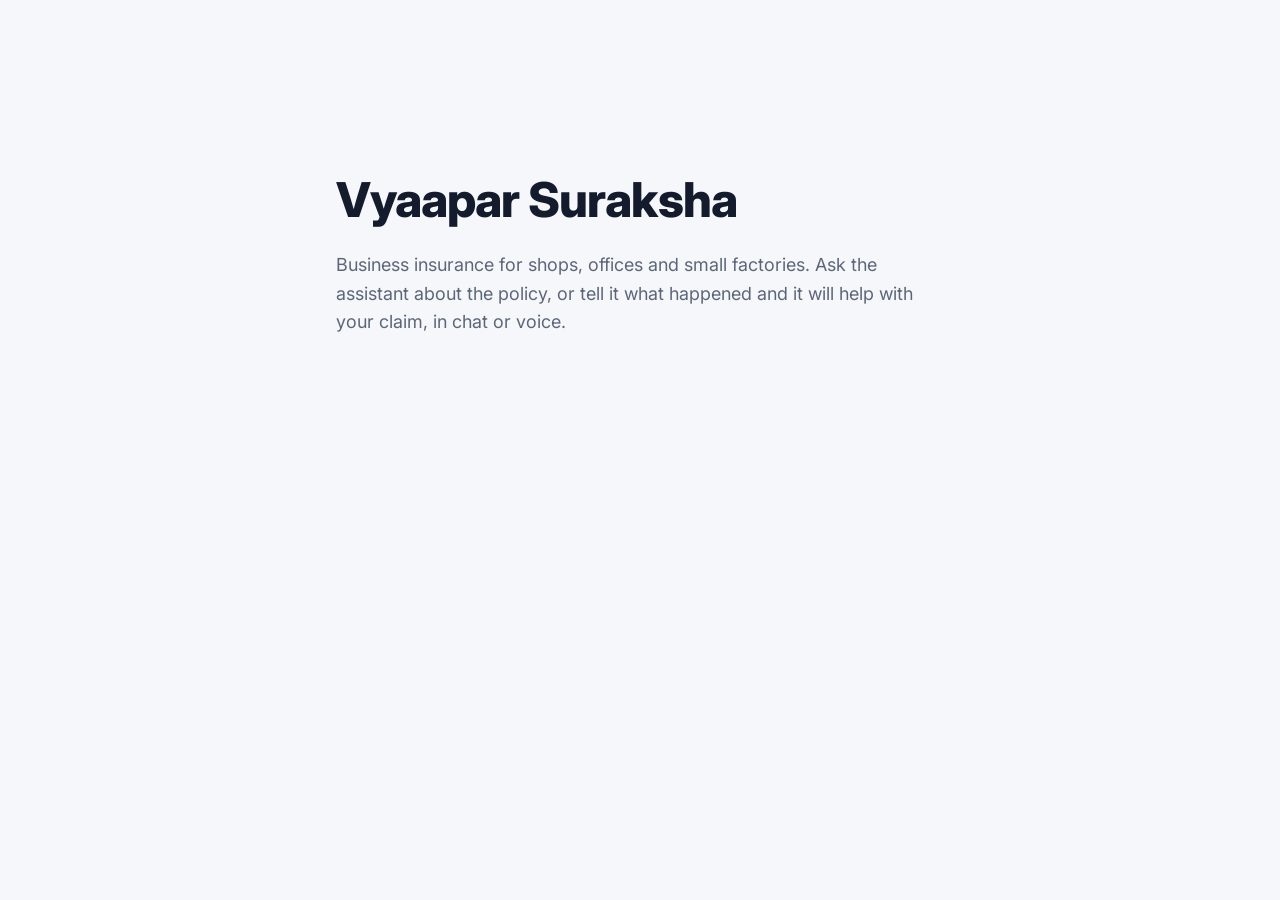
<file: demo-page/public/index.html>
<!doctype html>
<html lang="en">
<head>
  <meta charset="utf-8">
  <meta name="viewport" content="width=device-width, initial-scale=1">
  <title>Vyaapar Suraksha</title>
  <link rel="preconnect" href="https://fonts.googleapis.com">
  <link rel="stylesheet" href="https://fonts.googleapis.com/css2?family=Inter:wght@400;600;800&display=swap">
  <link rel="stylesheet" href="styles.css">
</head>
<body>
  <main>
    <h1>Vyaapar Suraksha</h1>
    <p>Business insurance for shops, offices and small factories. Ask the assistant about the policy, or tell it what happened and it will help with your claim, in chat or voice.</p>
  </main>

  <script src="app.js"></script>
  <script
    src="https://hdfc-ergo-demo-api.perfox.ai/widget/v1/widget.js"
    data-site="sa_site_live_NTC5WN27HTABGJTEVG4K0SKD5N24BMP9"
    defer></script>
</body>
</html>
</file>
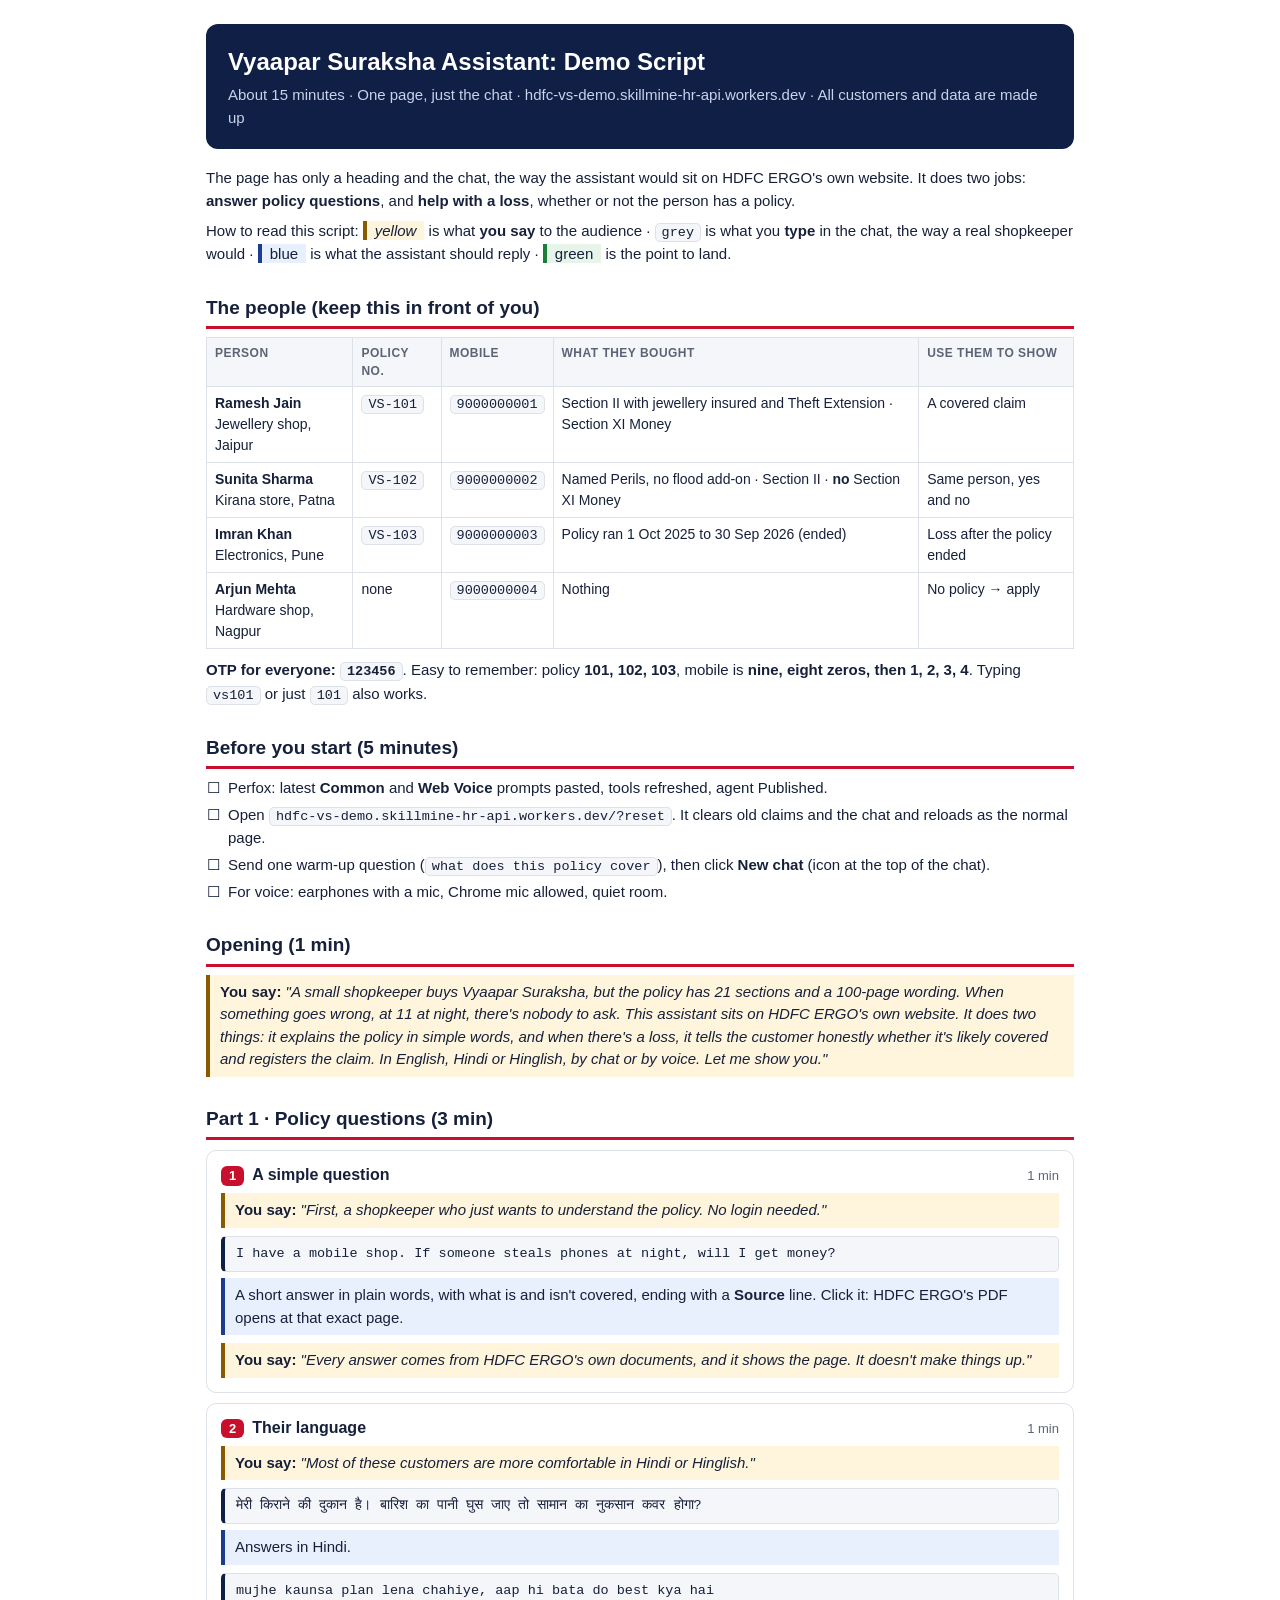
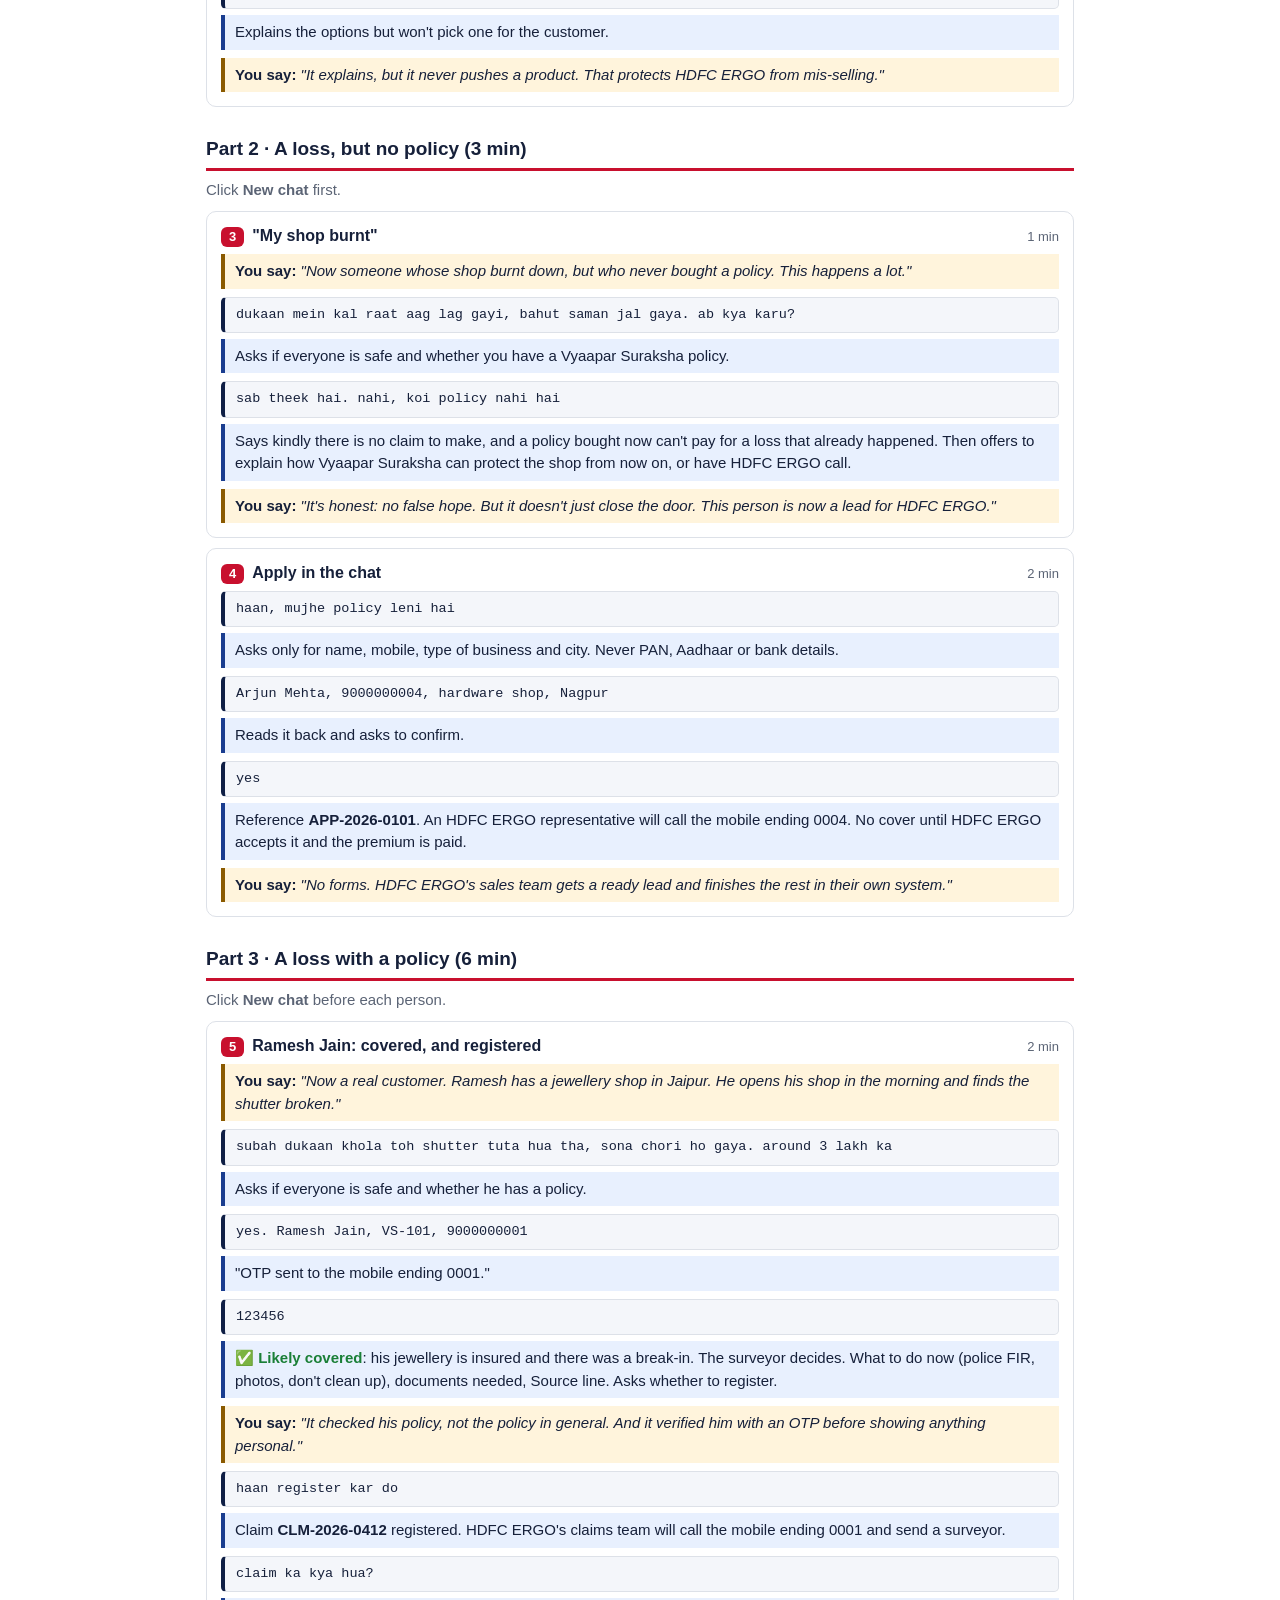
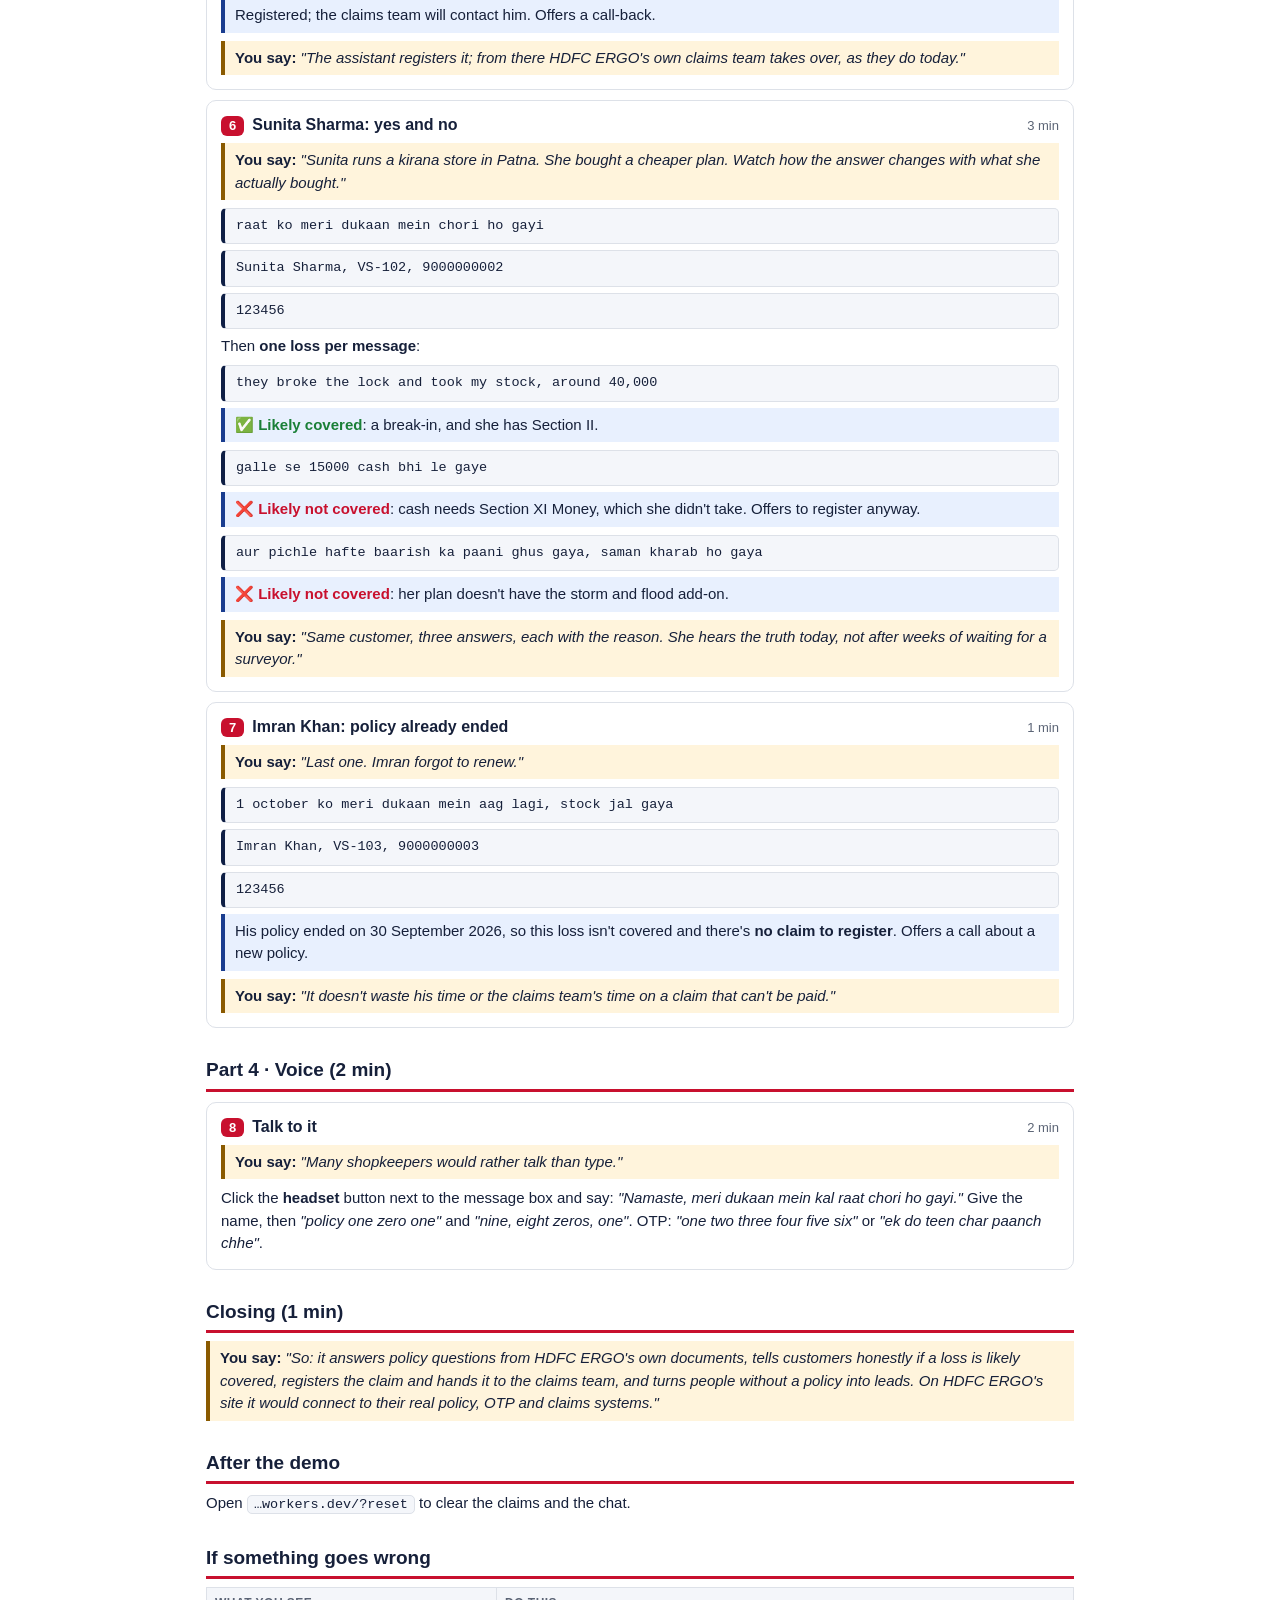
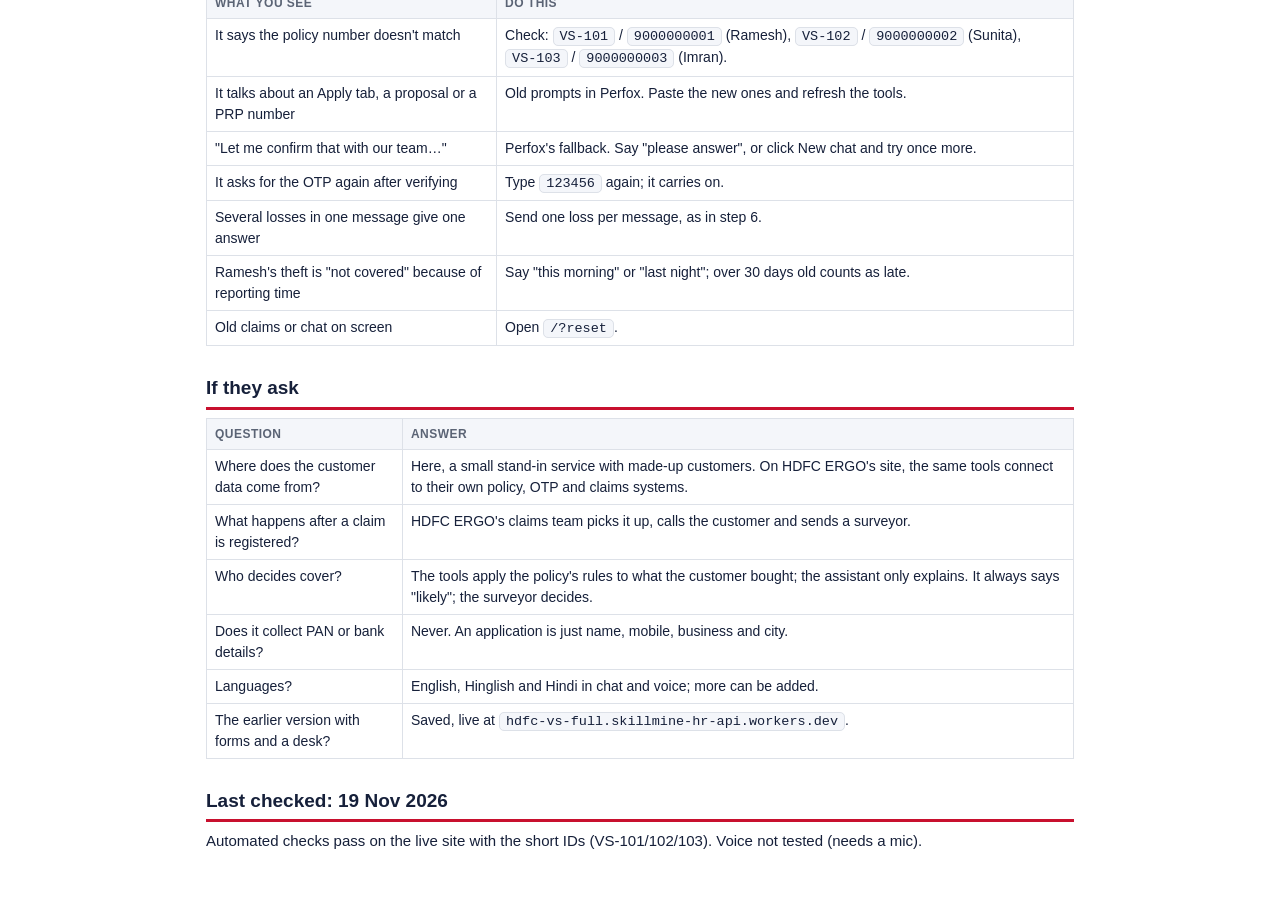
<file: docs/demo-guide.html>
<!doctype html>
<html lang="en">
<head>
<meta charset="utf-8">
<meta name="viewport" content="width=device-width, initial-scale=1">
<title>Vyaapar Suraksha Demo Script</title>
<style>
  @page { size: A4; margin: 12mm; }
  :root { --ink:#16203a; --muted:#5b6475; --line:#dde1e8; --navy:#0f1f45; --red:#c8102e; --soft:#f4f6fa; --green:#1a7f37; --gbg:#e6f4ea; --amber:#8a5a00; --abg:#fff4dc; --blue:#1a3d8f; --bbg:#e8f0fe; }
  * { box-sizing: border-box; }
  body { font: 15px/1.5 "Segoe UI", "Nirmala UI", Arial, sans-serif; color: var(--ink); background: #fff; margin: 0; }
  .wrap { max-width: 900px; margin: 0 auto; padding: 24px 16px 48px; }
  header { background: var(--navy); color: #fff; border-radius: 12px; padding: 20px 22px; margin-bottom: 18px; }
  header h1 { margin: 0 0 4px; font-size: 24px; }
  header p { margin: 0; color: #c9d3ea; }
  h2 { font-size: 19px; margin: 28px 0 8px; padding-bottom: 4px; border-bottom: 3px solid var(--red); break-after: avoid; }
  p { margin: 0 0 8px; }
  ul, ol { margin: 0 0 8px; padding-left: 22px; }
  li { margin-bottom: 4px; }
  table { width: 100%; border-collapse: collapse; margin: 4px 0 10px; font-size: 14px; }
  th, td { border: 1px solid var(--line); padding: 6px 8px; text-align: left; vertical-align: top; }
  th { background: var(--soft); font-size: 12px; text-transform: uppercase; letter-spacing: .04em; color: var(--muted); }
  tr { break-inside: avoid; }
  code { font-family: Consolas, monospace; font-size: 13.5px; background: var(--soft); border: 1px solid var(--line); border-radius: 5px; padding: 1px 6px; white-space: nowrap; }
  .say { display: block; margin: 4px 0 6px; padding: 7px 11px; font-family: Consolas, monospace; font-size: 13.5px; background: var(--soft); border: 1px solid var(--line); border-left: 4px solid var(--navy); border-radius: 5px; white-space: pre-wrap; }
  .muted { color: var(--muted); }
  .step { border: 1px solid var(--line); border-radius: 10px; padding: 12px 14px 6px; margin: 10px 0; break-inside: avoid; }
  .step h3 { margin: 0 0 6px; font-size: 16px; display: flex; gap: 8px; align-items: baseline; flex-wrap: wrap; }
  .step h3 .n { background: var(--red); color: #fff; border-radius: 6px; padding: 0 8px; font-size: 13px; }
  .step h3 .tab { background: var(--bbg); color: var(--blue); border-radius: 6px; padding: 0 8px; font-size: 12px; font-weight: 600; }
  .step h3 .time { margin-left: auto; font-weight: 400; color: var(--muted); font-size: 13px; }
  .expect { border-left: 4px solid var(--blue); background: var(--bbg); padding: 6px 10px; margin: 6px 0 8px; }
  .point { border-left: 4px solid var(--green); background: var(--gbg); padding: 6px 10px; margin: 6px 0 8px; }
  .note { border-left: 4px solid var(--amber); background: var(--abg); padding: 6px 10px; margin: 6px 0 8px; }
  .yes { color: var(--green); font-weight: 600; }
  .no { color: var(--red); font-weight: 600; }
  .tell { border-left: 4px solid var(--amber); background: var(--abg); padding: 6px 10px; margin: 6px 0 8px; font-style: italic; }
  .tell b.who { font-style: normal; }
  .check li { list-style: "☐  "; }
  @media print { .wrap { padding: 0; } header { -webkit-print-color-adjust: exact; print-color-adjust: exact; } body { font-size: 13px; } }
</style>
</head>
<body>
<div class="wrap">

<header>
  <h1>Vyaapar Suraksha Assistant: Demo Script</h1>
  <p>About 15 minutes · One page, just the chat · hdfc-vs-demo.skillmine-hr-api.workers.dev · All customers and data are made up</p>
</header>

<p>The page has only a heading and the chat, the way the assistant would sit on HDFC ERGO's own website. It does two jobs: <b>answer policy questions</b>, and <b>help with a loss</b>, whether or not the person has a policy.</p>
<p>How to read this script: <span class="tell" style="display:inline;padding:1px 8px">yellow</span> is what <b>you say</b> to the audience · <code>grey</code> is what you <b>type</b> in the chat, the way a real shopkeeper would · <span class="expect" style="display:inline;padding:1px 8px">blue</span> is what the assistant should reply · <span class="point" style="display:inline;padding:1px 8px">green</span> is the point to land.</p>

<h2>The people (keep this in front of you)</h2>
<table>
  <tr><th>Person</th><th>Policy no.</th><th>Mobile</th><th>What they bought</th><th>Use them to show</th></tr>
  <tr><td><b>Ramesh Jain</b><br>Jewellery shop, Jaipur</td><td><code>VS-101</code></td><td><code>9000000001</code></td><td>Section II with jewellery insured and Theft Extension · Section XI Money</td><td>A covered claim</td></tr>
  <tr><td><b>Sunita Sharma</b><br>Kirana store, Patna</td><td><code>VS-102</code></td><td><code>9000000002</code></td><td>Named Perils, no flood add-on · Section II · <b>no</b> Section XI Money</td><td>Same person, yes and no</td></tr>
  <tr><td><b>Imran Khan</b><br>Electronics, Pune</td><td><code>VS-103</code></td><td><code>9000000003</code></td><td>Policy ran 1 Oct 2025 to 30 Sep 2026 (ended)</td><td>Loss after the policy ended</td></tr>
  <tr><td><b>Arjun Mehta</b><br>Hardware shop, Nagpur</td><td>none</td><td><code>9000000004</code></td><td>Nothing</td><td>No policy → apply</td></tr>
</table>
<p><b>OTP for everyone: <code>123456</code></b>. Easy to remember: policy <b>101, 102, 103</b>, mobile is <b>nine, eight zeros, then 1, 2, 3, 4</b>. Typing <code>vs101</code> or just <code>101</code> also works.</p>

<h2>Before you start (5 minutes)</h2>
<ul class="check">
  <li>Perfox: latest <b>Common</b> and <b>Web Voice</b> prompts pasted, tools refreshed, agent Published.</li>
  <li>Open <code>hdfc-vs-demo.skillmine-hr-api.workers.dev/?reset</code>. It clears old claims and the chat and reloads as the normal page.</li>
  <li>Send one warm-up question (<code>what does this policy cover</code>), then click <b>New chat</b> (icon at the top of the chat).</li>
  <li>For voice: earphones with a mic, Chrome mic allowed, quiet room.</li>
</ul>

<h2>Opening (1 min)</h2>
<p class="tell"><b class="who">You say:</b> "A small shopkeeper buys Vyaapar Suraksha, but the policy has 21 sections and a 100-page wording. When something goes wrong, at 11 at night, there's nobody to ask. This assistant sits on HDFC ERGO's own website. It does two things: it explains the policy in simple words, and when there's a loss, it tells the customer honestly whether it's likely covered and registers the claim. In English, Hindi or Hinglish, by chat or by voice. Let me show you."</p>

<h2>Part 1 · Policy questions (3 min)</h2>

<div class="step">
  <h3><span class="n">1</span> A simple question <span class="time">1 min</span></h3>
  <p class="tell"><b class="who">You say:</b> "First, a shopkeeper who just wants to understand the policy. No login needed."</p>
  <span class="say">I have a mobile shop. If someone steals phones at night, will I get money?</span>
  <div class="expect">A short answer in plain words, with what is and isn't covered, ending with a <b>Source</b> line. Click it: HDFC ERGO's PDF opens at that exact page.</div>
  <p class="tell"><b class="who">You say:</b> "Every answer comes from HDFC ERGO's own documents, and it shows the page. It doesn't make things up."</p>
</div>

<div class="step">
  <h3><span class="n">2</span> Their language <span class="time">1 min</span></h3>
  <p class="tell"><b class="who">You say:</b> "Most of these customers are more comfortable in Hindi or Hinglish."</p>
  <span class="say">मेरी किराने की दुकान है। बारिश का पानी घुस जाए तो सामान का नुकसान कवर होगा?</span>
  <div class="expect">Answers in Hindi.</div>
  <span class="say">mujhe kaunsa plan lena chahiye, aap hi bata do best kya hai</span>
  <div class="expect">Explains the options but won't pick one for the customer.</div>
  <p class="tell"><b class="who">You say:</b> "It explains, but it never pushes a product. That protects HDFC ERGO from mis-selling."</p>
</div>

<h2>Part 2 · A loss, but no policy (3 min)</h2>
<p class="muted">Click <b>New chat</b> first.</p>

<div class="step">
  <h3><span class="n">3</span> "My shop burnt" <span class="time">1 min</span></h3>
  <p class="tell"><b class="who">You say:</b> "Now someone whose shop burnt down, but who never bought a policy. This happens a lot."</p>
  <span class="say">dukaan mein kal raat aag lag gayi, bahut saman jal gaya. ab kya karu?</span>
  <div class="expect">Asks if everyone is safe and whether you have a Vyaapar Suraksha policy.</div>
  <span class="say">sab theek hai. nahi, koi policy nahi hai</span>
  <div class="expect">Says kindly there is no claim to make, and a policy bought now can't pay for a loss that already happened. Then offers to explain how Vyaapar Suraksha can protect the shop from now on, or have HDFC ERGO call.</div>
  <p class="tell"><b class="who">You say:</b> "It's honest: no false hope. But it doesn't just close the door. This person is now a lead for HDFC ERGO."</p>
</div>

<div class="step">
  <h3><span class="n">4</span> Apply in the chat <span class="time">2 min</span></h3>
  <span class="say">haan, mujhe policy leni hai</span>
  <div class="expect">Asks only for name, mobile, type of business and city. Never PAN, Aadhaar or bank details.</div>
  <span class="say">Arjun Mehta, 9000000004, hardware shop, Nagpur</span>
  <div class="expect">Reads it back and asks to confirm.</div>
  <span class="say">yes</span>
  <div class="expect">Reference <b>APP-2026-0101</b>. An HDFC ERGO representative will call the mobile ending 0004. No cover until HDFC ERGO accepts it and the premium is paid.</div>
  <p class="tell"><b class="who">You say:</b> "No forms. HDFC ERGO's sales team gets a ready lead and finishes the rest in their own system."</p>
</div>

<h2>Part 3 · A loss with a policy (6 min)</h2>
<p class="muted">Click <b>New chat</b> before each person.</p>

<div class="step">
  <h3><span class="n">5</span> Ramesh Jain: covered, and registered <span class="time">2 min</span></h3>
  <p class="tell"><b class="who">You say:</b> "Now a real customer. Ramesh has a jewellery shop in Jaipur. He opens his shop in the morning and finds the shutter broken."</p>
  <span class="say">subah dukaan khola toh shutter tuta hua tha, sona chori ho gaya. around 3 lakh ka</span>
  <div class="expect">Asks if everyone is safe and whether he has a policy.</div>
  <span class="say">yes. Ramesh Jain, VS-101, 9000000001</span>
  <div class="expect">"OTP sent to the mobile ending 0001."</div>
  <span class="say">123456</span>
  <div class="expect"><span class="yes">✅ Likely covered</span>: his jewellery is insured and there was a break-in. The surveyor decides. What to do now (police FIR, photos, don't clean up), documents needed, Source line. Asks whether to register.</div>
  <p class="tell"><b class="who">You say:</b> "It checked <i>his</i> policy, not the policy in general. And it verified him with an OTP before showing anything personal."</p>
  <span class="say">haan register kar do</span>
  <div class="expect">Claim <b>CLM-2026-0412</b> registered. HDFC ERGO's claims team will call the mobile ending 0001 and send a surveyor.</div>
  <span class="say">claim ka kya hua?</span>
  <div class="expect">Registered; the claims team will contact him. Offers a call-back.</div>
  <p class="tell"><b class="who">You say:</b> "The assistant registers it; from there HDFC ERGO's own claims team takes over, as they do today."</p>
</div>

<div class="step">
  <h3><span class="n">6</span> Sunita Sharma: yes and no <span class="time">3 min</span></h3>
  <p class="tell"><b class="who">You say:</b> "Sunita runs a kirana store in Patna. She bought a cheaper plan. Watch how the answer changes with what she actually bought."</p>
  <span class="say">raat ko meri dukaan mein chori ho gayi</span>
  <span class="say">Sunita Sharma, VS-102, 9000000002</span>
  <span class="say">123456</span>
  <p>Then <b>one loss per message</b>:</p>
  <span class="say">they broke the lock and took my stock, around 40,000</span>
  <div class="expect"><span class="yes">✅ Likely covered</span>: a break-in, and she has Section II.</div>
  <span class="say">galle se 15000 cash bhi le gaye</span>
  <div class="expect"><span class="no">❌ Likely not covered</span>: cash needs Section XI Money, which she didn't take. Offers to register anyway.</div>
  <span class="say">aur pichle hafte baarish ka paani ghus gaya, saman kharab ho gaya</span>
  <div class="expect"><span class="no">❌ Likely not covered</span>: her plan doesn't have the storm and flood add-on.</div>
  <p class="tell"><b class="who">You say:</b> "Same customer, three answers, each with the reason. She hears the truth today, not after weeks of waiting for a surveyor."</p>
</div>

<div class="step">
  <h3><span class="n">7</span> Imran Khan: policy already ended <span class="time">1 min</span></h3>
  <p class="tell"><b class="who">You say:</b> "Last one. Imran forgot to renew."</p>
  <span class="say">1 october ko meri dukaan mein aag lagi, stock jal gaya</span>
  <span class="say">Imran Khan, VS-103, 9000000003</span>
  <span class="say">123456</span>
  <div class="expect">His policy ended on 30 September 2026, so this loss isn't covered and there's <b>no claim to register</b>. Offers a call about a new policy.</div>
  <p class="tell"><b class="who">You say:</b> "It doesn't waste his time or the claims team's time on a claim that can't be paid."</p>
</div>

<h2>Part 4 · Voice (2 min)</h2>
<div class="step">
  <h3><span class="n">8</span> Talk to it <span class="time">2 min</span></h3>
  <p class="tell"><b class="who">You say:</b> "Many shopkeepers would rather talk than type."</p>
  <p>Click the <b>headset</b> button next to the message box and say: <i>"Namaste, meri dukaan mein kal raat chori ho gayi."</i> Give the name, then <i>"policy one zero one"</i> and <i>"nine, eight zeros, one"</i>. OTP: <i>"one two three four five six"</i> or <i>"ek do teen char paanch chhe"</i>.</p>
</div>

<h2>Closing (1 min)</h2>
<p class="tell"><b class="who">You say:</b> "So: it answers policy questions from HDFC ERGO's own documents, tells customers honestly if a loss is likely covered, registers the claim and hands it to the claims team, and turns people without a policy into leads. On HDFC ERGO's site it would connect to their real policy, OTP and claims systems."</p>

<h2>After the demo</h2>
<p>Open <code>…workers.dev/?reset</code> to clear the claims and the chat.</p>

<h2>If something goes wrong</h2>
<table>
  <tr><th>What you see</th><th>Do this</th></tr>
  <tr><td>It says the policy number doesn't match</td><td>Check: <code>VS-101</code> / <code>9000000001</code> (Ramesh), <code>VS-102</code> / <code>9000000002</code> (Sunita), <code>VS-103</code> / <code>9000000003</code> (Imran).</td></tr>
  <tr><td>It talks about an Apply tab, a proposal or a PRP number</td><td>Old prompts in Perfox. Paste the new ones and refresh the tools.</td></tr>
  <tr><td>"Let me confirm that with our team…"</td><td>Perfox's fallback. Say "please answer", or click New chat and try once more.</td></tr>
  <tr><td>It asks for the OTP again after verifying</td><td>Type <code>123456</code> again; it carries on.</td></tr>
  <tr><td>Several losses in one message give one answer</td><td>Send one loss per message, as in step 6.</td></tr>
  <tr><td>Ramesh's theft is "not covered" because of reporting time</td><td>Say "this morning" or "last night"; over 30 days old counts as late.</td></tr>
  <tr><td>Old claims or chat on screen</td><td>Open <code>/?reset</code>.</td></tr>
</table>

<h2>If they ask</h2>
<table>
  <tr><th>Question</th><th>Answer</th></tr>
  <tr><td>Where does the customer data come from?</td><td>Here, a small stand-in service with made-up customers. On HDFC ERGO's site, the same tools connect to their own policy, OTP and claims systems.</td></tr>
  <tr><td>What happens after a claim is registered?</td><td>HDFC ERGO's claims team picks it up, calls the customer and sends a surveyor.</td></tr>
  <tr><td>Who decides cover?</td><td>The tools apply the policy's rules to what the customer bought; the assistant only explains. It always says "likely"; the surveyor decides.</td></tr>
  <tr><td>Does it collect PAN or bank details?</td><td>Never. An application is just name, mobile, business and city.</td></tr>
  <tr><td>Languages?</td><td>English, Hinglish and Hindi in chat and voice; more can be added.</td></tr>
  <tr><td>The earlier version with forms and a desk?</td><td>Saved, live at <code>hdfc-vs-full.skillmine-hr-api.workers.dev</code>.</td></tr>
</table>

<h2>Last checked: 19 Nov 2026</h2>
<p>Automated checks pass on the live site with the short IDs (VS-101/102/103). Voice not tested (needs a mic).</p>

</div>
</body>
</html>
</file>
<file: demo-page/public/styles.css>
:root {
  --ink: #141b2d;
  --muted: #5d6679;
  --bg: #f5f7fb;
}
@media (prefers-color-scheme: dark) {
  :root { --ink: #eef1f7; --muted: #a8b0c2; --bg: #10151f; }
}

* { box-sizing: border-box; }

body {
  margin: 0;
  min-height: 100vh;
  font: 16px/1.6 Inter, system-ui, -apple-system, "Segoe UI", Roboto, sans-serif;
  color: var(--ink);
  background: var(--bg);
  -webkit-font-smoothing: antialiased;
}

main {
  max-width: 640px;
  padding: 18vh 16px 0;
  margin: 0 auto;
}

h1 {
  margin: 0 0 12px;
  font-size: clamp(32px, 6vw, 48px);
  font-weight: 800;
  letter-spacing: -.02em;
}

p {
  margin: 0;
  font-size: 18px;
  color: var(--muted);
}
</file>
